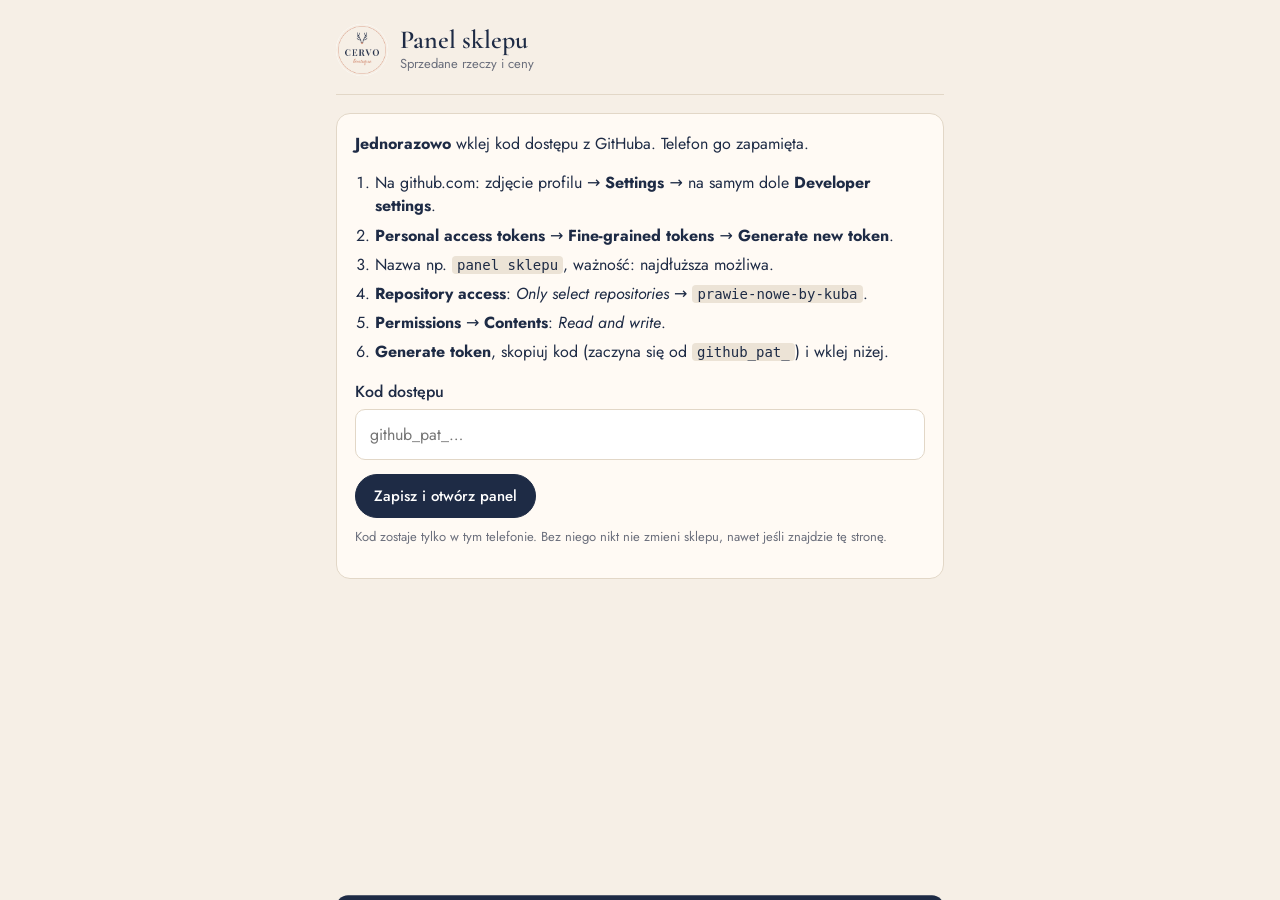
<file: strona/admin.html>
<!doctype html>
<html lang="pl">
<head>
<meta charset="utf-8">
<meta name="viewport" content="width=device-width, initial-scale=1, viewport-fit=cover">
<meta name="robots" content="noindex, nofollow">
<title>Panel – CERVO boutique</title>
<link rel="icon" href="favicon-32.png">
<link rel="apple-touch-icon" href="img/brand/apple-touch-icon.png">
<link rel="preconnect" href="https://fonts.googleapis.com">
<link rel="preconnect" href="https://fonts.gstatic.com" crossorigin>
<link href="https://fonts.googleapis.com/css2?family=Cormorant+Garamond:wght@500;600&family=Jost:wght@400;500;600&display=swap" rel="stylesheet">
<style>
  :root { --ink:#1e2b45; --paper:#f6efe6; --sand:#ece3d6; --card:#fffaf4; --terra:#c8694a; --terra-text:#a9533a; --muted:#6b6f7c; --ok:#3d7a55; --line:#e2d7c7; }
  * { box-sizing:border-box; }
  body { margin:0; background:var(--paper); color:var(--ink); font:16px/1.45 Jost, system-ui, sans-serif; -webkit-font-smoothing:antialiased; }
  .wrap { max-width:640px; margin:0 auto; padding:16px 16px 80px; }
  header { display:flex; align-items:center; gap:12px; padding:8px 0 18px; border-bottom:1px solid var(--line); margin-bottom:18px; }
  header img { width:52px; height:52px; border-radius:50%; background:#fff; }
  header h1 { font:600 26px/1.1 'Cormorant Garamond', serif; margin:0; }
  header small { display:block; color:var(--muted); font-size:13px; }
  header .out { margin-left:auto; background:none; border:0; color:var(--muted); font:inherit; font-size:13px; text-decoration:underline; cursor:pointer; }
  h2 { font:600 22px/1.2 'Cormorant Garamond', serif; margin:26px 0 10px; }
  h2 span { font:500 14px Jost, sans-serif; color:var(--muted); }
  .box { background:var(--card); border:1px solid var(--line); border-radius:14px; padding:18px; }
  ol { padding-left:20px; margin:8px 0 16px; } li { margin:6px 0; }
  code { background:var(--sand); padding:1px 5px; border-radius:4px; font-size:14px; }
  label { font-weight:500; display:block; margin-bottom:6px; }
  input[type=password], input[type=text] { width:100%; padding:13px 14px; border:1px solid var(--line); border-radius:10px; font:inherit; background:#fff; color:var(--ink); }
  .btn { display:inline-flex; align-items:center; justify-content:center; gap:6px; min-height:44px; padding:0 18px; border-radius:999px; border:1px solid var(--ink); background:var(--ink); color:#fff; font:500 15px Jost, sans-serif; cursor:pointer; }
  .btn--ghost { background:transparent; color:var(--ink); }
  .btn--terra { background:var(--terra); border-color:var(--terra); }
  .btn:disabled { opacity:.5; cursor:default; }
  .row { display:flex; gap:12px; align-items:center; background:var(--card); border:1px solid var(--line); border-radius:14px; padding:10px; margin-bottom:10px; }
  .row img { width:64px; height:80px; object-fit:cover; border-radius:8px; background:var(--sand); flex:0 0 auto; }
  .row .info { flex:1; min-width:0; }
  .row .kod { font-weight:600; letter-spacing:.04em; }
  .row .t { white-space:nowrap; overflow:hidden; text-overflow:ellipsis; font-size:14px; }
  .row .m { color:var(--muted); font-size:13px; }
  .row .act { display:flex; flex-direction:column; gap:6px; align-items:flex-end; flex:0 0 auto; }
  .row { flex-wrap:wrap; }
  .row .was { text-decoration:line-through; margin-right:4px; white-space:nowrap; }
  .row .now, .row .off { white-space:nowrap; display:inline-block; }
  .row .now { color:var(--terra-text); font-weight:600; }
  .row .off { background:var(--terra); color:#fff; font-size:11px; font-weight:600; padding:1px 6px; border-radius:6px; margin-left:4px; }
  .edit { flex-basis:100%; border-top:1px solid var(--line); padding-top:12px; margin-top:2px; }
  .edit .line { display:flex; gap:8px; align-items:center; flex-wrap:wrap; }
  .edit input { width:110px; padding:10px 12px; border:1px solid var(--line); border-radius:10px; font:inherit; font-size:18px; background:#fff; color:var(--ink); }
  .edit .prev { color:var(--muted); font-size:13px; margin:8px 0 0; }
  .btn--sm { min-height:38px; padding:0 14px; font-size:14px; }
  .row.sold { opacity:.75; }
  .row.sold img { filter:grayscale(1); }
  .confirm { font-size:13px; color:var(--terra-text); font-weight:500; }
  .msg { position:fixed; left:16px; right:16px; bottom:16px; max-width:608px; margin:0 auto; background:var(--ink); color:#fff; padding:14px 16px; border-radius:12px; font-size:15px; transform:translateY(140%); transition:transform .25s; z-index:5; }
  .msg.on { transform:none; }
  .msg.err { background:#8c2f22; }
  .empty { color:var(--muted); font-size:14px; padding:6px 2px; }
  .hint { color:var(--muted); font-size:13px; margin-top:10px; }
</style>
</head>
<body>
<div class="wrap">
  <header>
    <img src="img/brand/logo-320.png" alt="">
    <div><h1>Panel sklepu</h1><small>Sprzedane rzeczy i ceny</small></div>
    <button class="out" id="logout" hidden>Wyloguj</button>
  </header>

  <!-- Pierwsze uruchomienie: kod dostępu do GitHuba -->
  <section id="setup" hidden>
    <div class="box">
      <p style="margin-top:0"><b>Jednorazowo</b> wklej kod dostępu z GitHuba. Telefon go zapamięta.</p>
      <ol>
        <li>Na github.com: zdjęcie profilu → <b>Settings</b> → na samym dole <b>Developer settings</b>.</li>
        <li><b>Personal access tokens</b> → <b>Fine-grained tokens</b> → <b>Generate new token</b>.</li>
        <li>Nazwa np. <code>panel sklepu</code>, ważność: najdłuższa możliwa.</li>
        <li><b>Repository access</b>: <i>Only select repositories</i> → <code>prawie-nowe-by-kuba</code>.</li>
        <li><b>Permissions</b> → <b>Contents</b>: <i>Read and write</i>.</li>
        <li><b>Generate token</b>, skopiuj kod (zaczyna się od <code>github_pat_</code>) i wklej niżej.</li>
      </ol>
      <label for="tok">Kod dostępu</label>
      <input id="tok" type="password" autocomplete="off" placeholder="github_pat_…">
      <p style="margin:14px 0 0"><button class="btn" id="saveTok">Zapisz i otwórz panel</button></p>
      <p class="hint">Kod zostaje tylko w tym telefonie. Bez niego nikt nie zmieni sklepu, nawet jeśli znajdzie tę stronę.</p>
    </div>
  </section>

  <section id="panel" hidden>
    <h2>W sprzedaży <span id="cntA"></span></h2>
    <div id="listA"></div>
    <h2>Sprzedane <span id="cntS"></span></h2>
    <div id="listS"></div>
    <p class="hint">Po każdej zmianie strona sklepu odświeża się sama w ok. 1–2 minuty. Sprzedana rzecz znika z oferty, a przyciskiem „Przywróć” wraca. Niższa cena działa jak rabat: stara cena jest przekreślona, a przy rzeczy pojawia się procent zniżki.</p>
  </section>

  <p id="loading" class="empty">Ładowanie…</p>
</div>
<div class="msg" id="msg" role="status"></div>

<script>
(function () {
  'use strict';
  var REPO = 'KubiX16X/prawie-nowe-by-kuba', BRANCH = 'sklep', PATH = 'strona/produkty.js';
  var API = 'https://api.github.com/repos/' + REPO + '/contents/' + PATH;
  var KEY = 'pn_admin_token';
  var token = null, sha = null, src = '', items = [], busy = false, pending = null, editing = null;

  function $(s) { return document.querySelector(s); }
  function esc(s) { return String(s == null ? '' : s).replace(/[&<>"']/g, function (c) { return { '&': '&amp;', '<': '&lt;', '>': '&gt;', '"': '&quot;', "'": '&#39;' }[c]; }); }
  function getTok() { try { return localStorage.getItem(KEY); } catch (e) { return token; } }
  function setTok(v) { token = v; try { v ? localStorage.setItem(KEY, v) : localStorage.removeItem(KEY); } catch (e) {} }
  var msgT;
  function say(t, err) {
    var m = $('#msg'); m.textContent = t; m.className = 'msg on' + (err ? ' err' : '');
    clearTimeout(msgT); msgT = setTimeout(function () { m.className = 'msg' + (err ? ' err' : ''); }, err ? 7000 : 4000);
  }
  function b64dec(b) { var bin = atob(b.replace(/\s/g, '')), u = new Uint8Array(bin.length); for (var i = 0; i < bin.length; i++) u[i] = bin.charCodeAt(i); return new TextDecoder().decode(u); }
  function b64enc(s) { var u = new TextEncoder().encode(s), bin = ''; for (var i = 0; i < u.length; i += 8192) bin += String.fromCharCode.apply(null, u.subarray(i, i + 8192)); return btoa(bin); }
  function headers() { return { 'Authorization': 'Bearer ' + token, 'Accept': 'application/vnd.github+json' }; }

  function show(which) {
    $('#setup').hidden = which !== 'setup'; $('#panel').hidden = which !== 'panel';
    $('#loading').hidden = which !== 'loading'; $('#logout').hidden = which === 'setup';
  }

  function load() {
    show('loading');
    return fetch(API + '?ref=' + BRANCH + '&t=' + Date.now(), { headers: headers(), cache: 'no-store' })
      .then(function (r) {
        if (r.status === 401 || r.status === 403 || r.status === 404) throw { auth: true, status: r.status };
        if (!r.ok) throw { status: r.status };
        return r.json();
      })
      .then(function (j) {
        sha = j.sha; src = b64dec(j.content);
        var w = {}; new Function('window', src)(w);
        items = (w.PRODUKTY || []).slice().sort(function (a, b) { return parseInt(a.kod.replace(/\D/g, ''), 10) - parseInt(b.kod.replace(/\D/g, ''), 10); });
        render(); show('panel');
      })
      .catch(function (e) {
        if (e && e.auth) { setTok(null); show('setup'); say('Kod dostępu nie działa (wygasł albo brak uprawnień). Wklej nowy.', true); }
        else { show('panel'); say('Nie udało się wczytać rzeczy. Sprawdź internet i odśwież stronę.', true); }
      });
  }

  function promo(p) { return p.cenaPrzed > p.cena; }
  function rowHTML(p) {
    var s = !!p.sprzedane, k = esc(p.kod);
    var act = pending === p.kod
      ? '<span class="confirm">' + (s ? 'Przywrócić?' : 'Sprzedane?') + '</span><span style="display:flex;gap:6px"><button class="btn btn--ghost" data-no>Nie</button><button class="btn ' + (s ? '' : 'btn--terra') + '" data-yes="' + k + '">Tak</button></span>'
      : '<button class="btn ' + (s ? 'btn--ghost' : 'btn--terra') + '" data-ask="' + k + '">' + (s ? 'Przywróć' : 'Sprzedane') + '</button>' +
        (s ? '' : '<button class="btn btn--ghost btn--sm" data-price="' + k + '">Cena</button>');
    var price = promo(p)
      ? '<span class="was">' + p.cenaPrzed + ' zł</span><span class="now">' + p.cena + ' zł</span><span class="off">−' + Math.round((1 - p.cena / p.cenaPrzed) * 100) + '%</span>'
      : esc(p.cena) + ' zł';
    var edit = editing === p.kod
      ? '<div class="edit"><label for="np">Nowa cena (zł)</label><div class="line">' +
          '<input id="np" type="number" inputmode="numeric" min="1" step="1" value="' + p.cena + '">' +
          '<button class="btn btn--sm" data-saveprice="' + k + '">Zapisz</button>' +
          '<button class="btn btn--ghost btn--sm" data-cancel>Anuluj</button></div>' +
          (promo(p)
            ? '<p class="prev">Rabat trwa, przekreślona cena: ' + p.cenaPrzed + ' zł. <button class="btn btn--ghost btn--sm" data-endpromo="' + k + '" style="margin-top:6px">Koniec rabatu (wraca ' + p.cenaPrzed + ' zł)</button></p>'
            : '<p class="prev">Wpisz niższą cenę, a obecne ' + p.cena + ' zł będzie przekreślone.</p>') +
        '</div>'
      : '';
    return '<div class="row' + (s ? ' sold' : '') + '">' +
      '<img src="img/' + esc(p.folder) + '/thumb.jpg" alt="" loading="lazy" onerror="this.src=\'img/' + esc(p.folder) + '/01.jpg\'">' +
      '<div class="info"><div class="kod">' + k + '</div><div class="t">' + esc(p.marka) + ' · ' + esc(p.tytul) + '</div>' +
      '<div class="m">' + esc(p.rozmiar) + ' · ' + price + '</div></div>' +
      '<div class="act">' + act + '</div>' + edit + '</div>';
  }
  function render() {
    var a = items.filter(function (p) { return !p.sprzedane; }), s = items.filter(function (p) { return p.sprzedane; });
    $('#cntA').textContent = '(' + a.length + ')'; $('#cntS').textContent = '(' + s.length + ')';
    $('#listA').innerHTML = a.length ? a.map(rowHTML).join('') : '<p class="empty">Wszystko sprzedane.</p>';
    $('#listS').innerHTML = s.length ? s.map(rowHTML).join('') : '<p class="empty">Na razie nic.</p>';
  }

  // Zmienia tylko blok danej rzeczy w produkty.js (reszta pliku zostaje bez zmian)
  function patch(text, kod, fn) {
    var start = text.indexOf('kod: "' + kod + '"');
    if (start < 0) return null;
    var next = text.indexOf('kod: "', start + 6); if (next < 0) next = text.length;
    var nb = fn(text.slice(start, next));
    return nb ? text.slice(0, start) + nb + text.slice(next) : null;
  }
  function soldFn(val) {
    return function (b) { return /sprzedane:\s*(true|false)/.test(b) ? b.replace(/sprzedane:\s*(true|false)/, 'sprzedane: ' + val) : null; };
  }
  function priceFn(c) {
    return function (b) {
      var m = /\n([ \t]*)cena:\s*[\d.]+,?/.exec(b); if (!m) return null;
      b = b.replace(/\n[ \t]*cenaPrzed:[^\n]*/g, '').replace(/\n[ \t]*historiaCen:[^\n]*/g, '');
      m = /\n([ \t]*)cena:\s*[\d.]+,?/.exec(b);
      var ind = m[1], ins = '\n' + ind + 'cena: ' + c.cena + ',' +
        (c.cenaPrzed ? '\n' + ind + 'cenaPrzed: ' + c.cenaPrzed + ',' : '') +
        '\n' + ind + 'historiaCen: ' + JSON.stringify(c.historiaCen) + ',';
      return b.slice(0, m.index) + ins + b.slice(m.index + m[0].length);
    };
  }

  /* Rabat zgodny z prawem: przekreślona cena = najniższa cena z 30 dni przed obniżką.
     Kolejna obniżka w trakcie rabatu zostawia tę samą przekreśloną cenę. */
  function today() { var d = new Date(); return d.getFullYear() + '-' + ('0' + (d.getMonth() + 1)).slice(-2) + '-' + ('0' + d.getDate()).slice(-2); }
  function lowest30(hist, cur) {
    var from = new Date(Date.now() - 30 * 864e5).toISOString().slice(0, 10), min = cur;
    hist.forEach(function (h, i) {
      var end = hist[i + 1] ? hist[i + 1][0] : '9999';
      if (end > from && h[1] < min) min = h[1];
    });
    return min;
  }
  function newPrice(p, nowa) {
    var t = today(), hist = (p.historiaCen || []).slice(), przed = null;
    if (!hist.length) hist.push(['2000-01-01', p.cena]);
    if (nowa < p.cena) przed = promo(p) ? p.cenaPrzed : lowest30(hist, p.cena);
    else if (promo(p) && nowa < p.cenaPrzed) przed = p.cenaPrzed;
    if (przed !== null && przed <= nowa) przed = null;
    if (hist[hist.length - 1][0] === t) hist[hist.length - 1] = [t, nowa]; else hist.push([t, nowa]);
    if (hist.length > 12) hist = hist.slice(-12);
    return { cena: nowa, cenaPrzed: przed, historiaCen: hist };
  }

  function commit(kod, change, retry) {
    var p = items.filter(function (x) { return x.kod === kod; })[0];
    var isPrice = change.type === 'price', c = isPrice ? newPrice(p, change.cena) : null;
    var text = patch(src, kod, isPrice ? priceFn(c) : soldFn(change.val));
    if (!text) { say('Nie znalazłem ' + kod + ' w danych sklepu.', true); return Promise.resolve(); }
    var what = isPrice ? 'Cena ' + kod + ': ' + p.cena + ' → ' + c.cena + ' zł' + (c.cenaPrzed ? ' (rabat, przekreślone ' + c.cenaPrzed + ' zł)' : '')
      : (change.val ? 'Sprzedane: ' : 'Przywrócone: ') + kod;
    var body = { message: what + ' (' + p.marka + ' ' + p.tytul + ')', content: b64enc(text), sha: sha, branch: BRANCH };
    return fetch(API, { method: 'PUT', headers: headers(), body: JSON.stringify(body) })
      .then(function (r) {
        if (r.status === 409 && !retry) {   // ktoś zmienił plik w międzyczasie: wczytaj świeży i spróbuj raz jeszcze
          return fetch(API + '?ref=' + BRANCH + '&t=' + Date.now(), { headers: headers(), cache: 'no-store' })
            .then(function (r2) { return r2.json(); })
            .then(function (j) { sha = j.sha; src = b64dec(j.content); return commit(kod, change, true); });
        }
        if (r.status === 401 || r.status === 403) throw { auth: true };
        if (!r.ok) throw { status: r.status };
        return r.json().then(function (j) {
          sha = j.content.sha; src = text;
          if (isPrice) {
            p.cena = c.cena; p.cenaPrzed = c.cenaPrzed || undefined; p.historiaCen = c.historiaCen;
            say(kod + ': nowa cena ' + c.cena + ' zł' + (c.cenaPrzed ? ', przekreślone ' + c.cenaPrzed + ' zł' : '') + '. Na stronie za ok. 1–2 min.');
          } else {
            p.sprzedane = change.val;
            say(change.val ? kod + ' oznaczone jako sprzedane. Zniknie ze sklepu za ok. 1–2 min.' : kod + ' wraca do sklepu za ok. 1–2 min.');
          }
        });
      })
      .catch(function (e) {
        if (e && e.auth) say('Kod dostępu nie ma uprawnień do zapisu. Ustaw „Contents: Read and write”.', true);
        else say('Nie udało się zapisać. Spróbuj jeszcze raz.', true);
      });
  }

  document.addEventListener('click', function (e) {
    var t = e.target.closest('button'); if (!t || busy) return;
    function item(k) { return items.filter(function (x) { return x.kod === k; })[0]; }
    function run(kod, change) {
      busy = true; t.disabled = true; t.textContent = 'Zapisuję…';
      commit(kod, change).then(function () { busy = false; pending = null; editing = null; render(); });
    }
    if (t.hasAttribute('data-ask')) { pending = t.getAttribute('data-ask'); editing = null; render(); }
    else if (t.hasAttribute('data-no')) { pending = null; render(); }
    else if (t.hasAttribute('data-yes')) { var k1 = t.getAttribute('data-yes'); run(k1, { type: 'sold', val: !item(k1).sprzedane }); }
    else if (t.hasAttribute('data-price')) {
      editing = editing === t.getAttribute('data-price') ? null : t.getAttribute('data-price'); pending = null; render();
      var inp = $('#np'); if (inp) { inp.focus(); inp.select(); }
    }
    else if (t.hasAttribute('data-cancel')) { editing = null; render(); }
    else if (t.hasAttribute('data-saveprice')) {
      var k2 = t.getAttribute('data-saveprice'), v = Math.round(Number($('#np').value));
      if (!(v >= 1 && v <= 100000)) { say('Wpisz cenę w złotych, np. 49.', true); return; }
      if (v === item(k2).cena) { editing = null; render(); return; }
      run(k2, { type: 'price', cena: v });
    }
    else if (t.hasAttribute('data-endpromo')) { var k3 = t.getAttribute('data-endpromo'); run(k3, { type: 'price', cena: item(k3).cenaPrzed }); }
  });
  document.addEventListener('keydown', function (e) {
    if (e.key === 'Enter' && e.target.id === 'np') { var b = document.querySelector('[data-saveprice]'); if (b) b.click(); }
  });
  $('#saveTok').addEventListener('click', function () {
    var v = $('#tok').value.trim();
    if (!v) { say('Wklej kod dostępu.', true); return; }
    setTok(v); $('#tok').value = ''; load();
  });
  $('#logout').addEventListener('click', function () { setTok(null); show('setup'); });

  token = getTok();
  if (token) load(); else show('setup');
})();
</script>
</body>
</html>
</file>
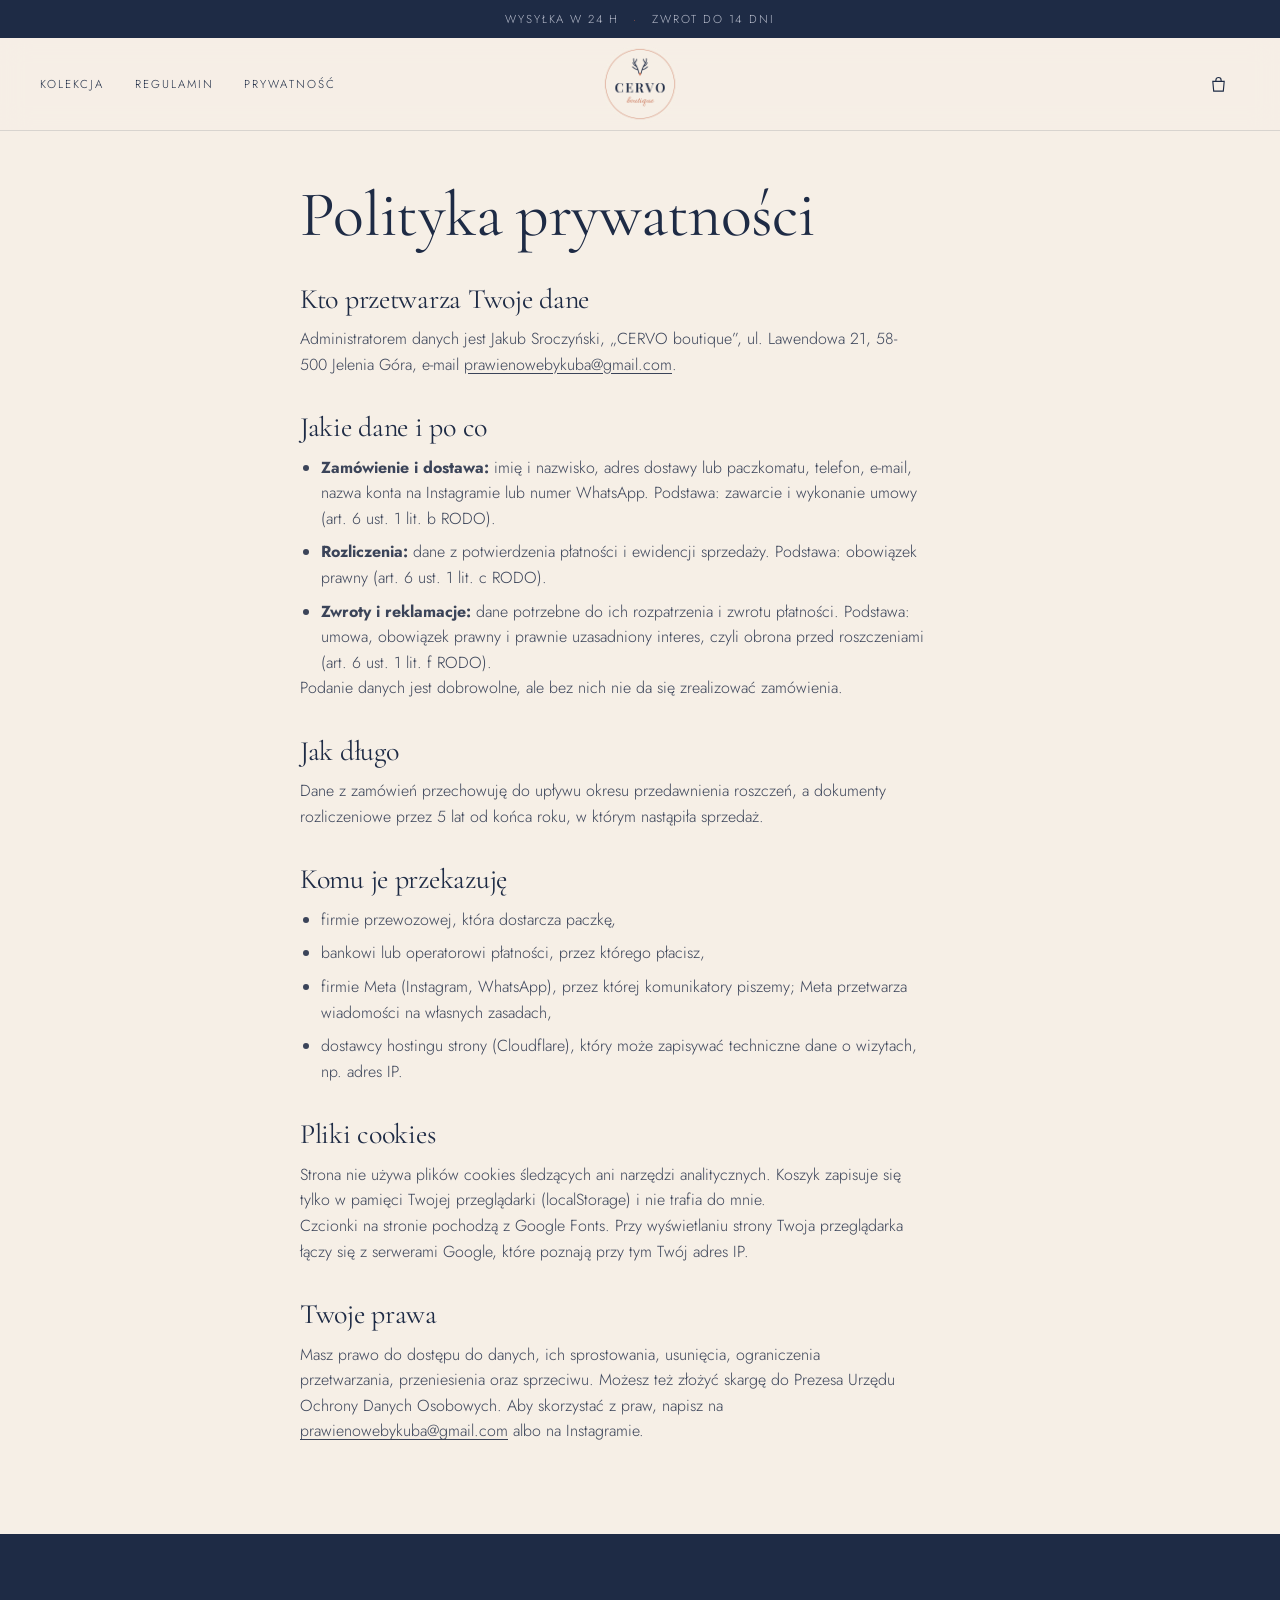
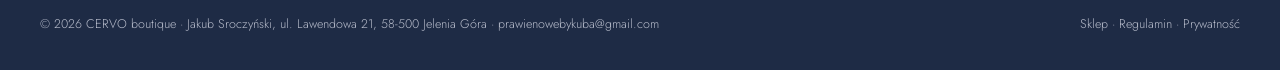
<file: strona/prywatnosc.html>
<!doctype html>
<html lang="pl">
<head>
<meta charset="utf-8">
<meta name="viewport" content="width=device-width, initial-scale=1, viewport-fit=cover">
<title>Prywatność – CERVO boutique</title>
<meta name="theme-color" content="#1e2b45">
<link rel="icon" href="favicon.ico" sizes="any">
<link rel="icon" type="image/png" sizes="32x32" href="favicon-32.png">
<link rel="apple-touch-icon" href="img/brand/apple-touch-icon.png">
<link rel="preconnect" href="https://fonts.googleapis.com">
<link rel="preconnect" href="https://fonts.gstatic.com" crossorigin>
<link href="https://fonts.googleapis.com/css2?family=Cormorant+Garamond:ital,wght@0,400;0,500;1,400;1,500&family=Jost:wght@300;400;500&display=swap" rel="stylesheet">
<link rel="stylesheet" href="style.css">
</head>
<body>
<div class="topbar"><span>Wysyłka w 24 h</span><span class="sep opt">·</span><span class="opt">Zwrot do 14 dni</span></div>
<header class="header header--doc">
  <div class="header__in">
    <nav class="nav nav--doc" aria-label="Nawigacja"><a href="index.html#/kolekcja">Kolekcja</a><a href="regulamin.html">Regulamin</a><a href="prywatnosc.html">Prywatność</a></nav>
    <a href="index.html" class="logo" aria-label="CERVO boutique – strona główna"><img src="img/brand/logo-320.png" alt="CERVO boutique" width="320" height="320"></a>
    <div class="tools"><a class="tool" href="index.html#/kolekcja" aria-label="Wróć do sklepu"><svg viewBox="0 0 24 24" width="21" height="21" fill="none" stroke="currentColor" stroke-width="1.3"><path d="M5.5 8.5h13l-1 11h-11z"/><path d="M9 8.5V7a3 3 0 0 1 6 0v1.5"/></svg></a></div>
  </div>
</header>

<main class="wrap doc">
  <h1>Polityka prywatności</h1>

  <h2>Kto przetwarza Twoje dane</h2>
  <p>Administratorem danych jest Jakub Sroczyński, „CERVO boutique”, ul. Lawendowa 21, 58-500 Jelenia Góra, e-mail <a href="mailto:prawienowebykuba@gmail.com">prawienowebykuba@gmail.com</a>.</p>

  <h2>Jakie dane i po co</h2>
  <ul>
    <li><b>Zamówienie i dostawa:</b> imię i nazwisko, adres dostawy lub paczkomatu, telefon, e-mail, nazwa konta na Instagramie lub numer WhatsApp. Podstawa: zawarcie i wykonanie umowy (art. 6 ust. 1 lit. b RODO).</li>
    <li><b>Rozliczenia:</b> dane z potwierdzenia płatności i ewidencji sprzedaży. Podstawa: obowiązek prawny (art. 6 ust. 1 lit. c RODO).</li>
    <li><b>Zwroty i reklamacje:</b> dane potrzebne do ich rozpatrzenia i zwrotu płatności. Podstawa: umowa, obowiązek prawny i prawnie uzasadniony interes, czyli obrona przed roszczeniami (art. 6 ust. 1 lit. f RODO).</li>
  </ul>
  <p>Podanie danych jest dobrowolne, ale bez nich nie da się zrealizować zamówienia.</p>

  <h2>Jak długo</h2>
  <p>Dane z zamówień przechowuję do upływu okresu przedawnienia roszczeń, a dokumenty rozliczeniowe przez 5 lat od końca roku, w którym nastąpiła sprzedaż.</p>

  <h2>Komu je przekazuję</h2>
  <ul>
    <li>firmie przewozowej, która dostarcza paczkę,</li>
    <li>bankowi lub operatorowi płatności, przez którego płacisz,</li>
    <li>firmie Meta (Instagram, WhatsApp), przez której komunikatory piszemy; Meta przetwarza wiadomości na własnych zasadach,</li>
    <li>dostawcy hostingu strony (Cloudflare), który może zapisywać techniczne dane o wizytach, np. adres IP.</li>
  </ul>

  <h2>Pliki cookies</h2>
  <p>Strona nie używa plików cookies śledzących ani narzędzi analitycznych. Koszyk zapisuje się tylko w pamięci Twojej przeglądarki (localStorage) i nie trafia do mnie.</p>
  <p>Czcionki na stronie pochodzą z Google Fonts. Przy wyświetlaniu strony Twoja przeglądarka łączy się z serwerami Google, które poznają przy tym Twój adres IP.</p>

  <h2>Twoje prawa</h2>
  <p>Masz prawo do dostępu do danych, ich sprostowania, usunięcia, ograniczenia przetwarzania, przeniesienia oraz sprzeciwu. Możesz też złożyć skargę do Prezesa Urzędu Ochrony Danych Osobowych. Aby skorzystać z praw, napisz na <a href="mailto:prawienowebykuba@gmail.com">prawienowebykuba@gmail.com</a> albo na Instagramie.</p>
</main>

<footer class="footer">
  <div class="wrap footer__bottom" style="margin-top:0;border-top:0;padding-top:0">
    <span>© 2026 CERVO boutique · Jakub Sroczyński, ul. Lawendowa 21, 58-500 Jelenia Góra · prawienowebykuba@gmail.com</span>
    <span><a href="index.html">Sklep</a> · <a href="regulamin.html">Regulamin</a> · <a href="prywatnosc.html">Prywatność</a></span>
  </div>
</footer>
</body>
</html>
</file>
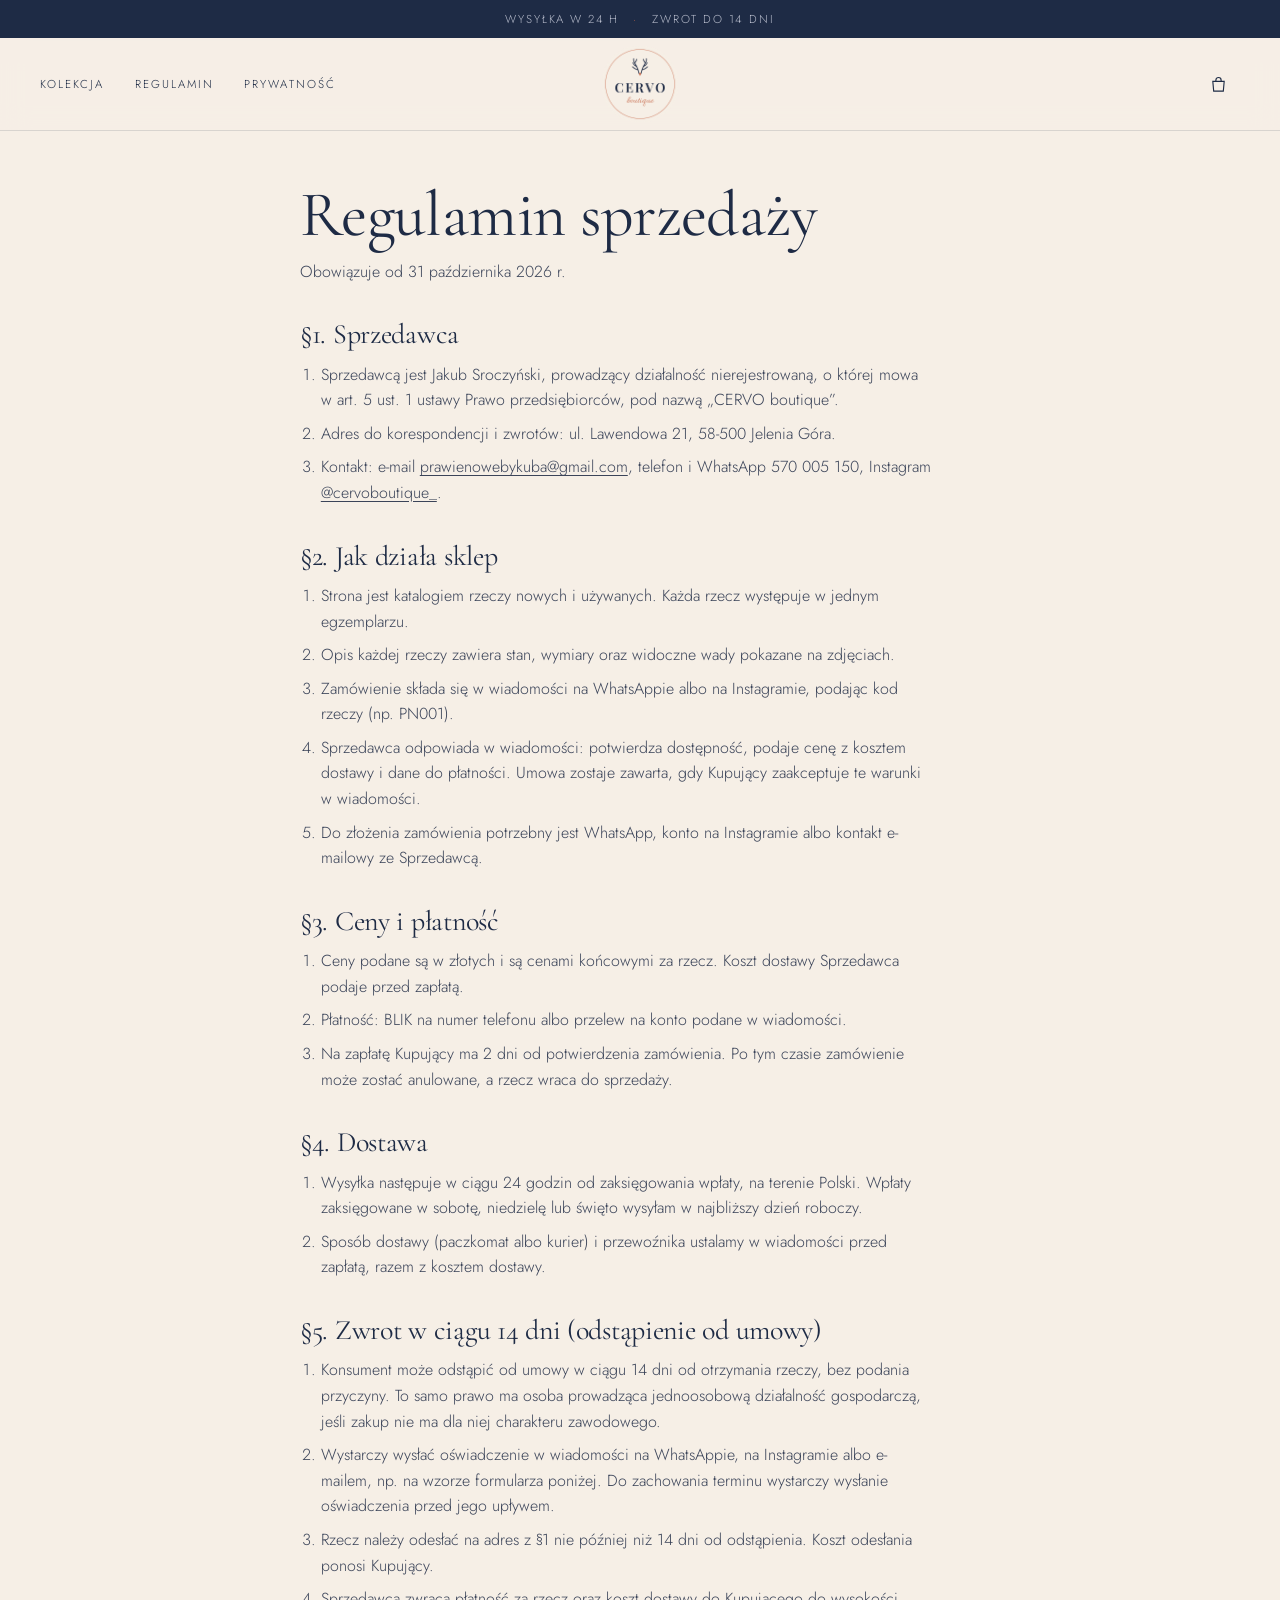
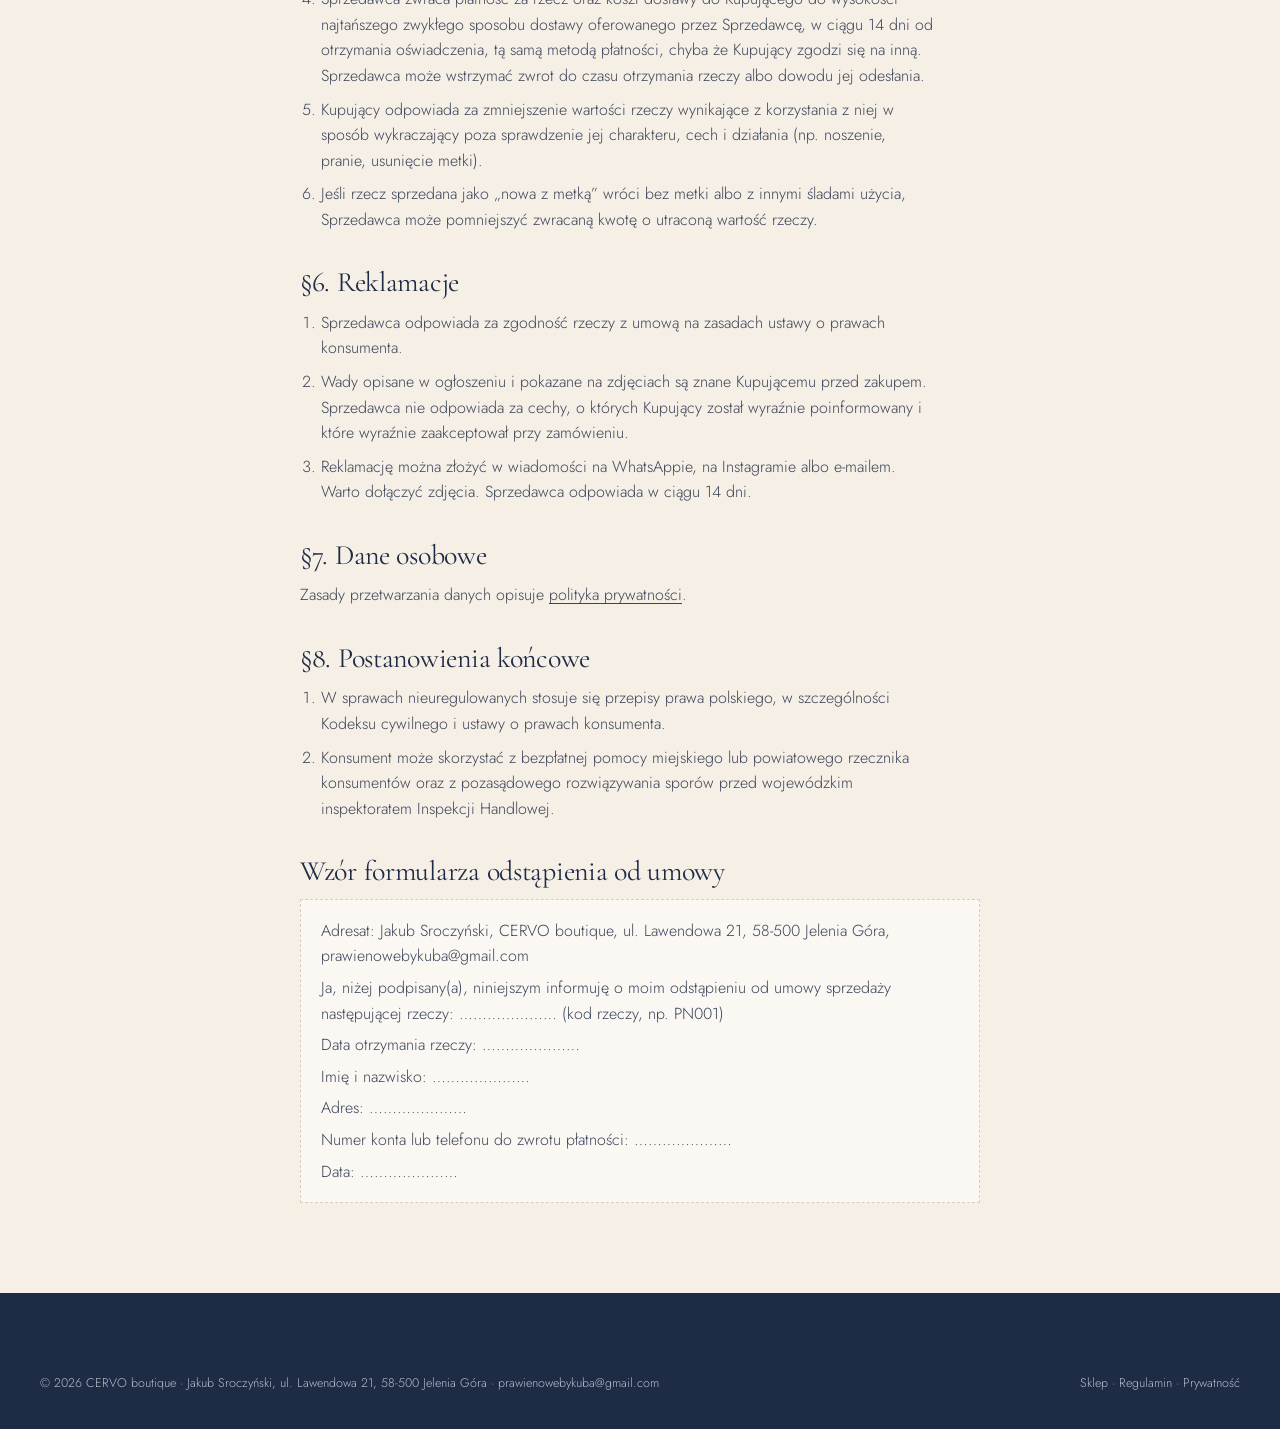
<file: strona/regulamin.html>
<!doctype html>
<html lang="pl">
<head>
<meta charset="utf-8">
<meta name="viewport" content="width=device-width, initial-scale=1, viewport-fit=cover">
<title>Regulamin – CERVO boutique</title>
<meta name="theme-color" content="#1e2b45">
<link rel="icon" href="favicon.ico" sizes="any">
<link rel="icon" type="image/png" sizes="32x32" href="favicon-32.png">
<link rel="apple-touch-icon" href="img/brand/apple-touch-icon.png">
<link rel="preconnect" href="https://fonts.googleapis.com">
<link rel="preconnect" href="https://fonts.gstatic.com" crossorigin>
<link href="https://fonts.googleapis.com/css2?family=Cormorant+Garamond:ital,wght@0,400;0,500;1,400;1,500&family=Jost:wght@300;400;500&display=swap" rel="stylesheet">
<link rel="stylesheet" href="style.css">
</head>
<body>
<div class="topbar"><span>Wysyłka w 24 h</span><span class="sep opt">·</span><span class="opt">Zwrot do 14 dni</span></div>
<header class="header header--doc">
  <div class="header__in">
    <nav class="nav nav--doc" aria-label="Nawigacja"><a href="index.html#/kolekcja">Kolekcja</a><a href="regulamin.html">Regulamin</a><a href="prywatnosc.html">Prywatność</a></nav>
    <a href="index.html" class="logo" aria-label="CERVO boutique – strona główna"><img src="img/brand/logo-320.png" alt="CERVO boutique" width="320" height="320"></a>
    <div class="tools"><a class="tool" href="index.html#/kolekcja" aria-label="Wróć do sklepu"><svg viewBox="0 0 24 24" width="21" height="21" fill="none" stroke="currentColor" stroke-width="1.3"><path d="M5.5 8.5h13l-1 11h-11z"/><path d="M9 8.5V7a3 3 0 0 1 6 0v1.5"/></svg></a></div>
  </div>
</header>

<main class="wrap doc">
  <h1>Regulamin sprzedaży</h1>
  <p>Obowiązuje od 31 października 2026 r.</p>

  <h2>§1. Sprzedawca</h2>
  <ol>
    <li>Sprzedawcą jest Jakub Sroczyński, prowadzący działalność nierejestrowaną, o której mowa w art. 5 ust. 1 ustawy Prawo przedsiębiorców, pod nazwą „CERVO boutique”.</li>
    <li>Adres do korespondencji i zwrotów: ul. Lawendowa 21, 58-500 Jelenia Góra.</li>
    <li>Kontakt: e-mail <a href="mailto:prawienowebykuba@gmail.com">prawienowebykuba@gmail.com</a>, telefon i WhatsApp 570 005 150, Instagram <a href="https://www.instagram.com/cervoboutique_/" target="_blank" rel="noopener">@cervoboutique_</a>.</li>
  </ol>

  <h2>§2. Jak działa sklep</h2>
  <ol>
    <li>Strona jest katalogiem rzeczy nowych i używanych. Każda rzecz występuje w jednym egzemplarzu.</li>
    <li>Opis każdej rzeczy zawiera stan, wymiary oraz widoczne wady pokazane na zdjęciach.</li>
    <li>Zamówienie składa się w wiadomości na WhatsAppie albo na Instagramie, podając kod rzeczy (np. PN001).</li>
    <li>Sprzedawca odpowiada w wiadomości: potwierdza dostępność, podaje cenę z kosztem dostawy i dane do płatności. Umowa zostaje zawarta, gdy Kupujący zaakceptuje te warunki w wiadomości.</li>
    <li>Do złożenia zamówienia potrzebny jest WhatsApp, konto na Instagramie albo kontakt e-mailowy ze Sprzedawcą.</li>
  </ol>

  <h2>§3. Ceny i płatność</h2>
  <ol>
    <li>Ceny podane są w złotych i są cenami końcowymi za rzecz. Koszt dostawy Sprzedawca podaje przed zapłatą.</li>
    <li>Płatność: BLIK na numer telefonu albo przelew na konto podane w wiadomości.</li>
    <li>Na zapłatę Kupujący ma 2 dni od potwierdzenia zamówienia. Po tym czasie zamówienie może zostać anulowane, a rzecz wraca do sprzedaży.</li>
  </ol>

  <h2>§4. Dostawa</h2>
  <ol>
    <li>Wysyłka następuje w ciągu 24 godzin od zaksięgowania wpłaty, na terenie Polski. Wpłaty zaksięgowane w sobotę, niedzielę lub święto wysyłam w najbliższy dzień roboczy.</li>
    <li>Sposób dostawy (paczkomat albo kurier) i przewoźnika ustalamy w wiadomości przed zapłatą, razem z kosztem dostawy.</li>
  </ol>

  <h2 id="zwroty">§5. Zwrot w ciągu 14 dni (odstąpienie od umowy)</h2>
  <ol>
    <li>Konsument może odstąpić od umowy w ciągu 14 dni od otrzymania rzeczy, bez podania przyczyny. To samo prawo ma osoba prowadząca jednoosobową działalność gospodarczą, jeśli zakup nie ma dla niej charakteru zawodowego.</li>
    <li>Wystarczy wysłać oświadczenie w wiadomości na WhatsAppie, na Instagramie albo e-mailem, np. na wzorze formularza poniżej. Do zachowania terminu wystarczy wysłanie oświadczenia przed jego upływem.</li>
    <li>Rzecz należy odesłać na adres z §1 nie później niż 14 dni od odstąpienia. Koszt odesłania ponosi Kupujący.</li>
    <li>Sprzedawca zwraca płatność za rzecz oraz koszt dostawy do Kupującego do wysokości najtańszego zwykłego sposobu dostawy oferowanego przez Sprzedawcę, w ciągu 14 dni od otrzymania oświadczenia, tą samą metodą płatności, chyba że Kupujący zgodzi się na inną. Sprzedawca może wstrzymać zwrot do czasu otrzymania rzeczy albo dowodu jej odesłania.</li>
    <li>Kupujący odpowiada za zmniejszenie wartości rzeczy wynikające z korzystania z niej w sposób wykraczający poza sprawdzenie jej charakteru, cech i działania (np. noszenie, pranie, usunięcie metki).</li>
    <li>Jeśli rzecz sprzedana jako „nowa z metką” wróci bez metki albo z innymi śladami użycia, Sprzedawca może pomniejszyć zwracaną kwotę o utraconą wartość rzeczy.</li>
  </ol>

  <h2>§6. Reklamacje</h2>
  <ol>
    <li>Sprzedawca odpowiada za zgodność rzeczy z umową na zasadach ustawy o prawach konsumenta.</li>
    <li>Wady opisane w ogłoszeniu i pokazane na zdjęciach są znane Kupującemu przed zakupem. Sprzedawca nie odpowiada za cechy, o których Kupujący został wyraźnie poinformowany i które wyraźnie zaakceptował przy zamówieniu.</li>
    <li>Reklamację można złożyć w wiadomości na WhatsAppie, na Instagramie albo e-mailem. Warto dołączyć zdjęcia. Sprzedawca odpowiada w ciągu 14 dni.</li>
  </ol>

  <h2>§7. Dane osobowe</h2>
  <p>Zasady przetwarzania danych opisuje <a href="prywatnosc.html">polityka prywatności</a>.</p>

  <h2>§8. Postanowienia końcowe</h2>
  <ol>
    <li>W sprawach nieuregulowanych stosuje się przepisy prawa polskiego, w szczególności Kodeksu cywilnego i ustawy o prawach konsumenta.</li>
    <li>Konsument może skorzystać z bezpłatnej pomocy miejskiego lub powiatowego rzecznika konsumentów oraz z pozasądowego rozwiązywania sporów przed wojewódzkim inspektoratem Inspekcji Handlowej.</li>
  </ol>

  <h2>Wzór formularza odstąpienia od umowy</h2>
  <div class="form">
    <p>Adresat: Jakub Sroczyński, CERVO boutique, ul. Lawendowa 21, 58-500 Jelenia Góra, prawienowebykuba@gmail.com</p>
    <p>Ja, niżej podpisany(a), niniejszym informuję o moim odstąpieniu od umowy sprzedaży następującej rzeczy: ………………… (kod rzeczy, np. PN001)</p>
    <p>Data otrzymania rzeczy: …………………</p>
    <p>Imię i nazwisko: …………………</p>
    <p>Adres: …………………</p>
    <p>Numer konta lub telefonu do zwrotu płatności: …………………</p>
    <p>Data: …………………</p>
  </div>
</main>

<footer class="footer">
  <div class="wrap footer__bottom" style="margin-top:0;border-top:0;padding-top:0">
    <span>© 2026 CERVO boutique · Jakub Sroczyński, ul. Lawendowa 21, 58-500 Jelenia Góra · prawienowebykuba@gmail.com</span>
    <span><a href="index.html">Sklep</a> · <a href="regulamin.html">Regulamin</a> · <a href="prywatnosc.html">Prywatność</a></span>
  </div>
</footer>
</body>
</html>
</file>
<file: strona/style.css>
/* CERVO boutique – styl na wzór ÉCRIN, w kolorach logo: granat, terakota, krem.
   Układ: pasek informacyjny, nagłówek z logo na środku, hero ze zdjęciami, siatka 4/5, granatowa stopka. */
:root{
  --ink:#1e2b45;          /* granat z logo */
  --paper:#f6efe6;        /* krem z logo */
  --sand:#ece3d6;
  --stone:#d9cdbb;
  --photo:#f1e9de;        /* tło zdjęć wyciętych z tła */
  --card:#fbf8f3;
  --line:rgba(30,43,69,.14);
  --terra:#c8694a;        /* terakota z logo */
  --terra-text:#a9533a;   /* terakota do małego tekstu (lepszy kontrast) */
  --muted:#5f6472;
  --on-ink:#f6efe6;
  --on-ink-muted:#b7bccb;
  --warn:#a9412f;
  --serif:'Cormorant Garamond','Cormorant',Georgia,serif;
  --sans:'Jost','Helvetica Neue',Arial,sans-serif;
  --max:1320px;--ease:cubic-bezier(.2,.7,.2,1);
  color-scheme:light;
}
*{box-sizing:border-box;margin:0;padding:0}
html{scroll-behavior:smooth;-webkit-text-size-adjust:100%}
body{font-family:var(--sans);font-weight:300;color:var(--ink);background:var(--paper);line-height:1.6;font-size:16px;-webkit-font-smoothing:antialiased;overflow-x:hidden}
img,svg{display:block;max-width:100%}
a{color:inherit;text-decoration:none}
button{font:inherit;color:inherit;background:none;border:0;cursor:pointer}
input,select{font:inherit;color:inherit}
::selection{background:var(--ink);color:var(--paper)}
:focus-visible{outline:2px solid var(--terra);outline-offset:3px}
.wrap{width:100%;max-width:var(--max);margin:0 auto;padding-left:max(40px,env(safe-area-inset-left,0px));padding-right:max(40px,env(safe-area-inset-right,0px))}

/* typografia */
h1,h2,h3{font-family:var(--serif);font-weight:400;letter-spacing:-.01em;line-height:1.05;text-wrap:balance}
h1{font-size:clamp(44px,5.6vw,84px)}
h2{font-size:clamp(34px,4.2vw,58px)}
h3{font-size:26px}
em{font-style:italic}
.eyebrow{font-size:11.5px;letter-spacing:.28em;text-transform:uppercase;color:var(--terra-text);font-weight:400;margin-bottom:20px}
.eyebrow--light{color:#e3a68f}
.lead{font-size:18px;color:var(--muted);max-width:480px}

/* przyciski */
.btn svg{flex-shrink:0}
.btn{display:inline-flex;align-items:center;justify-content:center;gap:10px;padding:17px 30px;font-size:12px;letter-spacing:.2em;text-transform:uppercase;font-weight:400;border:1px solid var(--ink);transition:.35s var(--ease);text-align:center}
.btn--dark{background:var(--ink);color:var(--paper)}
.btn--dark:hover{background:transparent;color:var(--ink)}
.btn--line:hover{background:var(--ink);color:var(--paper)}
.btn--terra{background:var(--terra);border-color:var(--terra);color:#fff}
.btn--terra:hover{background:transparent;color:var(--terra-text)}
.btn--light{background:var(--paper);color:var(--ink);border-color:var(--paper)}
.btn--light:hover{background:transparent;color:var(--paper)}
.btn--full{width:100%}
.btn[disabled]{opacity:.45;cursor:default;pointer-events:none}

/* pasek + nagłówek */
.topbar{background:var(--ink);color:var(--on-ink-muted);text-align:center;font-size:11.5px;letter-spacing:.16em;text-transform:uppercase;padding:10px 16px}
.topbar .sep{margin:0 14px;color:var(--terra)}
.header{position:sticky;top:env(safe-area-inset-top,0px);z-index:40;background:rgba(246,239,230,.94);backdrop-filter:blur(14px);-webkit-backdrop-filter:blur(14px);border-bottom:1px solid var(--line)}
body::before{content:"";position:fixed;inset:0 0 auto;height:env(safe-area-inset-top,0px);z-index:41;background:var(--paper)}
.header__in{max-width:var(--max);margin:0 auto;padding-left:max(40px,env(safe-area-inset-left,0px));padding-right:max(40px,env(safe-area-inset-right,0px));height:92px;display:grid;grid-template-columns:minmax(0,1fr) auto minmax(0,1fr);align-items:center}
.nav{display:flex;gap:30px;white-space:nowrap}
.nav a{font-size:11.5px;letter-spacing:.18em;text-transform:uppercase;position:relative;padding:6px 0}
.nav a::after{content:"";position:absolute;left:0;bottom:0;height:1px;width:100%;background:currentColor;transform:scaleX(0);transform-origin:left;transition:transform .4s var(--ease)}
.nav a:hover::after{transform:scaleX(1)}
.logo{display:block;width:76px;height:76px}
.logo img{width:100%;height:100%}
.tools{display:flex;justify-content:flex-end;gap:4px}
.tool{position:relative;width:44px;height:44px;display:grid;place-items:center}
.count{position:absolute;top:4px;right:2px;font-style:normal;font-size:10px;font-weight:500;background:var(--terra);color:#fff;min-width:17px;height:17px;border-radius:9px;display:grid;place-items:center;padding:0 4px}
.burger{display:none;width:44px;height:44px;position:relative}
.burger span{position:absolute;left:11px;right:11px;height:1px;background:var(--ink);transition:.35s var(--ease)}
.burger span:first-child{top:18px}.burger span:last-child{top:25px}
.burger[aria-expanded=true] span:first-child{top:21px;transform:rotate(45deg)}
.burger[aria-expanded=true] span:last-child{top:21px;transform:rotate(-45deg)}

/* hero */
.hero{background:var(--sand);border-bottom:1px solid var(--line)}
.hero__in{display:grid;grid-template-columns:1.05fr .95fr;gap:70px;align-items:center;padding-block:70px}
.hero h1 em{color:var(--terra)}
.hero .lead{margin-top:24px}
.hero__cta{display:flex;gap:14px;margin-top:34px;flex-wrap:wrap}
.hero__facts{display:flex;gap:28px;flex-wrap:wrap;margin-top:40px;padding-top:24px;border-top:1px solid var(--line);font-size:13px;color:var(--muted)}
.hero__facts b{display:block;font-family:var(--serif);font-weight:500;font-size:26px;color:var(--ink);line-height:1.1}
.stage{position:relative}
.reel{position:relative;aspect-ratio:4/5;max-width:100%;overflow:hidden;background:var(--photo)}
.slide{position:absolute;inset:0;opacity:0;transition:opacity 1.4s var(--ease)}
.slide.on{opacity:1}
.slide img{width:100%;height:100%;object-fit:cover;transform:scale(1);transition:transform 7s linear}
.slide.on img{transform:scale(1.06)}
.reel video{position:absolute;inset:0;width:100%;height:100%;object-fit:cover;opacity:0;transition:opacity 1s}
.stage.has-video .reel video{opacity:1}
.stage::after{content:"";position:absolute;inset:-14px 14px 14px -14px;border:1px solid var(--terra);z-index:-1;pointer-events:none}
.stage__cap{display:flex;justify-content:space-between;align-items:flex-end;gap:16px;margin-top:16px}
.cap{display:grid;gap:2px;text-align:left}
.cap small{font-size:10px;letter-spacing:.24em;text-transform:uppercase;color:var(--terra-text)}
.cap strong{font-family:var(--serif);font-weight:500;font-size:21px;line-height:1.15}
.cap em{font-style:normal;font-size:13.5px;color:var(--muted)}
.cap:hover strong{text-decoration:underline;text-underline-offset:4px}
.stage.has-video .cap{visibility:hidden}
.ctrl{display:flex;align-items:center;gap:14px}
.dots{display:flex;gap:6px}
.dots i{display:block;width:28px;height:2px;background:rgba(30,43,69,.18);position:relative;overflow:hidden}
.dots i::after{content:"";position:absolute;inset:0;background:var(--ink);transform:scaleX(0);transform-origin:left}
.dots i.done::after{transform:scaleX(1)}
.dots i.on::after{animation:fill var(--dur,4800ms) linear forwards}
.paused .dots i.on::after{animation-play-state:paused}
@keyframes fill{to{transform:scaleX(1)}}
.pause{width:38px;height:38px;border:1px solid var(--ink);border-radius:50%;display:flex;align-items:center;justify-content:center;gap:4px;transition:.3s;flex-shrink:0}
.pause i{width:2px;height:11px;background:currentColor}
.pause[aria-pressed=true] i:first-child{width:0;height:0;background:none;border-left:9px solid currentColor;border-top:6px solid transparent;border-bottom:6px solid transparent}
.pause[aria-pressed=true] i:last-child{display:none}
.pause:hover{background:var(--ink);color:var(--paper)}
.stage.has-video .dots,.stage.has-video .pause{display:none}

/* marki */
.brands{border-bottom:1px solid var(--line);overflow:hidden;background:var(--paper)}
.brands__track{display:flex;width:max-content;animation:slide 40s linear infinite}
.brands__row{display:flex;align-items:center;flex-shrink:0}
.brands__row span{font-family:var(--serif);font-size:26px;letter-spacing:.16em;text-transform:uppercase;padding:24px 0;opacity:.85;white-space:nowrap}
.brands__row i{width:5px;height:5px;background:var(--terra);transform:rotate(45deg);margin:0 44px;flex-shrink:0}
@keyframes slide{to{transform:translateX(-50%)}}

/* sekcje */
.collection{padding:100px 0 90px}
.sechead{margin-bottom:44px}
.sechead h2 em{color:var(--terra)}
.sechead--row{display:flex;justify-content:space-between;align-items:flex-end;gap:20px}
.arrowlink{font-size:12px;letter-spacing:.22em;text-transform:uppercase;border-bottom:1px solid var(--ink);padding-bottom:6px;white-space:nowrap;display:inline-flex;gap:10px;margin-bottom:10px}
.arrowlink span{transition:transform .4s var(--ease)}
.arrowlink:hover span{transform:translateX(6px)}

/* karty produktów */
.grid{display:grid;grid-template-columns:repeat(4,minmax(0,1fr));gap:46px 26px}
.card{position:relative;animation:cardin .7s var(--ease) both}
@keyframes cardin{from{opacity:0;transform:translateY(16px)}to{opacity:1;transform:none}}
.card__img{position:relative;aspect-ratio:4/5;max-width:100%;overflow:hidden;cursor:pointer;display:block;width:100%;background:var(--photo)}
.card__img img{width:100%;height:100%;object-fit:cover;transition:transform .9s var(--ease)}
.card:hover .card__img img{transform:scale(1.05)}
.card.is-sold .card__img img{filter:grayscale(.85);opacity:.6}
.badge{position:absolute;top:14px;left:14px;font-size:10px;letter-spacing:.2em;text-transform:uppercase;background:var(--paper);padding:6px 11px;font-weight:400;z-index:2}
.badge--dark{background:var(--ink);color:var(--paper)}
.badge--terra{background:var(--terra);color:#fff}
.code{position:absolute;right:12px;bottom:12px;z-index:2;background:var(--paper);color:var(--ink);font-size:11px;letter-spacing:.14em;padding:5px 9px 5px 18px;border-radius:2px}
.code::before{content:"";position:absolute;left:7px;top:50%;width:5px;height:5px;margin-top:-2.5px;border-radius:50%;background:var(--terra)}
.quick{position:absolute;left:0;right:0;bottom:0;background:var(--ink);color:var(--paper);text-align:center;font-size:11px;letter-spacing:.24em;text-transform:uppercase;padding:15px 0;transform:translateY(101%);transition:transform .5s var(--ease);z-index:3}
.card:hover .quick{transform:none}
.card__info{padding-top:16px;display:grid;gap:3px;min-width:0}
.card__brand{font-size:11px;letter-spacing:.24em;text-transform:uppercase;color:var(--terra-text);font-weight:400}
.card__name{font-family:var(--serif);font-size:22px;line-height:1.15;font-weight:500;cursor:pointer}
.card__meta{display:flex;justify-content:space-between;align-items:baseline;gap:8px;margin-top:6px;font-size:14px}
.card__price{font-weight:400;font-variant-numeric:tabular-nums;white-space:nowrap}
.card__cond{font-size:12px;color:var(--muted)}
.is-sold .card__price{text-decoration:line-through;color:var(--muted)}
.badge--sale{left:auto;right:14px;background:var(--terra);color:#fff;letter-spacing:.08em;font-weight:500}
.card__prices{display:inline-flex;align-items:baseline;gap:6px;flex-wrap:wrap}
.was{color:var(--muted);font-size:.86em;text-decoration:line-through;font-weight:400;white-space:nowrap}
.is-sale{color:var(--terra-text);font-weight:500}
.modal__price .was{font-size:18px}
.modal__price .off{font-style:normal;font-size:12px;font-weight:500;letter-spacing:.06em;background:var(--terra);color:#fff;padding:3px 8px}
.omni{font-size:12px;color:var(--muted);margin:-12px 0 18px}

/* kategorie */
.cats{padding:20px 0 110px}
.cats__grid{display:grid;grid-template-columns:repeat(var(--cats,6),minmax(0,1fr));gap:16px}
.cat{display:block;position:relative}
.cat__tile{aspect-ratio:4/5;max-width:100%;background:var(--photo);border:1px solid var(--line);padding:22px;display:flex;flex-direction:column;justify-content:space-between;transition:border-color .35s var(--ease),background .35s var(--ease)}
.cat__tag{width:34px;height:auto}
.cat__name{font-family:var(--serif);font-style:italic;font-size:clamp(24px,2.4vw,34px);line-height:1.05;color:var(--ink)}
.cat__count{font-size:11px;letter-spacing:.2em;text-transform:uppercase;color:var(--terra-text)}
.cat:hover .cat__tile{border-color:var(--ink);background:var(--sand)}

/* pas z cytatem */
.band{background:var(--sand);padding:100px 0;text-align:center;border-top:1px solid var(--line);border-bottom:1px solid var(--line)}
.band p{font-family:var(--serif);font-style:italic;font-size:clamp(30px,4vw,54px);line-height:1.18;max-width:900px;margin:0 auto;text-wrap:balance}

/* uczciwie – granatowa sekcja */
.honest{background:var(--ink);color:var(--on-ink);padding:120px 0}
.honest__grid{display:grid;grid-template-columns:1fr 1fr;gap:90px;align-items:start}
.honest h2 em{color:#e3a68f}
.honest__lead{margin-top:28px;color:var(--on-ink-muted);max-width:440px;font-size:17px}
.steps{list-style:none}
.steps li{display:grid;grid-template-columns:70px minmax(0,1fr);padding:30px 0;border-top:1px solid rgba(246,239,230,.16)}
.steps li:last-child{border-bottom:1px solid rgba(246,239,230,.16)}
.steps span{font-family:var(--serif);font-size:28px;color:#e3a68f;font-style:italic}
.steps h3{font-size:29px;margin-bottom:8px}
.steps p{color:var(--on-ink-muted);max-width:420px}

/* jak kupić */
.buy{padding:120px 0}
.buy__grid{display:grid;grid-template-columns:1.05fr .95fr;gap:90px;align-items:start}
.buy h2 em{color:var(--terra)}
.buy .lead{margin-top:26px}
.process{list-style:none;margin-top:40px}
.process li{display:flex;gap:22px;align-items:center;padding:18px 0;border-top:1px solid var(--line)}
.process li:last-child{border-bottom:1px solid var(--line)}
.process b{font-family:var(--serif);font-weight:400;font-size:22px;width:36px;height:36px;border:1px solid var(--terra);border-radius:50%;display:grid;place-items:center;color:var(--terra-text);flex-shrink:0}
.panel{background:var(--card);border:1px solid var(--line);padding:44px;display:grid;gap:20px}
.panel h3{font-size:32px}
.panel p{color:var(--muted)}
.panel .live{display:flex;gap:14px;align-items:center;padding:16px 18px;background:var(--sand);border-left:2px solid var(--terra);font-size:14.5px;color:var(--ink)}
.panel .live b{font-family:var(--serif);font-size:26px;font-weight:500;letter-spacing:.06em}
.panel__btns{display:grid;gap:10px}

/* faq */
.faq{padding:10px 0 120px}
.faq__grid{display:grid;grid-template-columns:.8fr 1.2fr;gap:90px}
.faq h2 em{color:var(--terra)}
details{border-top:1px solid var(--line)}
details:last-child{border-bottom:1px solid var(--line)}
summary{list-style:none;cursor:pointer;display:flex;justify-content:space-between;align-items:center;gap:20px;padding:24px 0;font-family:var(--serif);font-size:25px;font-weight:500;line-height:1.2}
summary::-webkit-details-marker{display:none}
summary::after{content:"+";font-family:var(--sans);font-weight:200;font-size:30px;line-height:1;transition:transform .4s var(--ease);flex-shrink:0}
details[open] summary::after{transform:rotate(45deg)}
details p{padding:0 40px 26px 0;color:var(--muted);max-width:580px}

/* obserwuj */
.follow{background:var(--sand);padding:90px 0;border-top:1px solid var(--line)}
.follow__in{display:grid;grid-template-columns:1.1fr .9fr;gap:70px;align-items:center}
.follow h2{font-size:clamp(32px,3.8vw,50px)}
.follow h2 em{color:var(--terra)}
.follow p{margin-top:18px;color:var(--muted)}
.follow__btns{display:flex;gap:12px;flex-wrap:wrap;justify-content:flex-end}

/* stopka */
.footer{background:var(--ink);color:var(--on-ink-muted);padding:80px 0 36px}
.footer__grid{display:grid;grid-template-columns:1.5fr 1fr 1fr 1.2fr;gap:50px}
.footer__logo{width:110px;height:110px}
.footer__about{margin-top:20px;max-width:300px;font-size:15px}
.footer h4{font-family:var(--sans);font-weight:400;font-size:11px;letter-spacing:.26em;text-transform:uppercase;color:var(--on-ink);margin-bottom:18px}
.footer__grid a:not(.footer__logo),.footer__grid span{display:block;font-size:15px;margin-bottom:10px;transition:color .3s;overflow-wrap:anywhere}
.footer__grid a:hover{color:var(--on-ink)}
.footer__bottom{display:flex;justify-content:space-between;gap:20px;margin-top:60px;padding-top:24px;border-top:1px solid rgba(246,239,230,.14);font-size:12.5px;flex-wrap:wrap}

/* kolekcja */
.coll{padding:34px 0 110px;min-height:70vh}
.crumbs{display:flex;gap:10px;align-items:center;flex-wrap:wrap;font-size:11.5px;letter-spacing:.16em;text-transform:uppercase;color:var(--muted);margin-bottom:34px}
.crumbs a:hover{color:var(--ink)}
.crumbs b{font-weight:400;color:var(--ink)}
.coll__head{margin-bottom:40px;display:grid;gap:14px}
.coll__head p{color:var(--muted);max-width:520px;font-size:17px}
.filters{display:flex;justify-content:space-between;align-items:center;gap:20px;min-width:0;border-bottom:1px solid var(--line);padding-bottom:18px;margin-bottom:18px;flex-wrap:wrap}
.chips{display:flex;gap:2px;overflow-x:auto;scrollbar-width:none;max-width:100%}
.chips::-webkit-scrollbar{display:none}
.chip{font-size:11.5px;letter-spacing:.13em;text-transform:uppercase;padding:10px 13px;white-space:nowrap;flex-shrink:0;border:1px solid transparent;transition:.3s var(--ease);color:var(--muted)}
.chip:hover{color:var(--ink)}
.chip[aria-pressed=true]{border-color:var(--ink);color:var(--ink)}
.filters__right{display:flex;gap:30px;flex-wrap:wrap}
.sort{display:flex;align-items:center;gap:12px;font-size:11.5px;letter-spacing:.2em;text-transform:uppercase;color:var(--muted)}
.sort select{appearance:none;-webkit-appearance:none;background:transparent;border:0;border-bottom:1px solid var(--ink);padding:6px 22px 6px 2px;font-size:13px;letter-spacing:.06em;text-transform:none;color:var(--ink);cursor:pointer;min-width:120px;background-image:linear-gradient(45deg,transparent 50%,var(--ink) 50%),linear-gradient(135deg,var(--ink) 50%,transparent 50%);background-position:calc(100% - 9px) 55%,calc(100% - 4px) 55%;background-size:5px 5px;background-repeat:no-repeat}
.resultcount{font-size:13px;color:var(--muted);margin-bottom:30px}
.emptystate{text-align:center;padding:70px 0;display:grid;gap:16px;justify-items:center;color:var(--muted)}
.emptystate h3{color:var(--ink);font-size:34px}
.emptystate p{max-width:46ch}
.emptystate__btns{display:flex;gap:12px;flex-wrap:wrap;justify-content:center;margin-top:6px}

/* koszyk */
.overlay{position:fixed;inset:0;background:rgba(30,43,69,.5);opacity:0;pointer-events:none;transition:opacity .45s var(--ease);z-index:60}
.overlay.on{opacity:1;pointer-events:auto}
.drawer{position:fixed;top:0;right:0;height:100%;width:min(440px,100%);background:var(--paper);z-index:70;transform:translateX(102%);transition:transform .55s var(--ease);display:flex;flex-direction:column;padding-top:env(safe-area-inset-top,0px);padding-bottom:env(safe-area-inset-bottom,0px);padding-right:env(safe-area-inset-right,0px)}
.drawer.on{transform:none}
.drawer__head{display:flex;justify-content:space-between;align-items:center;padding:24px 28px;border-bottom:1px solid var(--line)}
.drawer__head h3{font-size:32px}
.x{font-size:34px;font-weight:200;width:40px;height:40px;line-height:1}
.drawer__body{flex:1;overflow:auto;padding:6px 28px}
.empty{text-align:center;padding:70px 10px;color:var(--muted)}
.empty h4{font-family:var(--serif);font-weight:400;font-size:28px;color:var(--ink);margin-bottom:10px}
.line{display:grid;grid-template-columns:76px minmax(0,1fr) auto;gap:14px;padding:20px 0;border-bottom:1px solid var(--line);align-items:start}
.line__img{width:76px;height:95px;overflow:hidden;background:var(--photo)}
.line__img img{width:100%;height:100%;object-fit:cover}
.line__brand{font-size:10.5px;letter-spacing:.22em;text-transform:uppercase;color:var(--terra-text)}
.line__name{font-family:var(--serif);font-size:19px;line-height:1.15;font-weight:500;margin:2px 0 4px}
.line__meta{font-size:12.5px;color:var(--muted);margin-bottom:6px}
.line__rm{font-size:12px;color:var(--muted);text-decoration:underline;text-underline-offset:3px}
.line__rm:hover{color:var(--ink)}
.line__price{font-size:15px;font-weight:400;white-space:nowrap}
.drawer__foot{padding:22px 28px 26px;border-top:1px solid var(--line);display:grid;gap:14px}
.total{display:flex;justify-content:space-between;align-items:baseline;font-size:15px}
.total strong{font-family:var(--serif);font-size:28px;font-weight:500}
.drawer__foot small,.hint{color:var(--muted);font-size:12.5px;line-height:1.5}
.msg{font-size:13px;line-height:1.5;background:var(--card);border:1px dashed var(--stone);padding:10px 12px;user-select:all;overflow-wrap:anywhere;white-space:pre-line}

/* okno produktu */
.modal{position:fixed;inset:0;z-index:80;display:grid;place-items:center;padding:24px;background:rgba(30,43,69,.58);opacity:0;pointer-events:none;transition:opacity .4s var(--ease)}
.modal.on{opacity:1;pointer-events:auto}
.modal__box{position:relative;background:var(--paper);width:min(1060px,100%);max-height:92vh;overflow:auto;display:grid;grid-template-columns:minmax(0,1.05fr) minmax(0,1fr);transform:translateY(24px);transition:transform .55s var(--ease)}
.modal.on .modal__box{transform:none}
.gallery{position:relative;background:var(--photo);min-width:0;align-self:start;position:sticky;top:0}
.slides{display:flex;overflow-x:auto;scroll-snap-type:x mandatory;scrollbar-width:none;aspect-ratio:4/5;max-width:100%}
.slides::-webkit-scrollbar{display:none}
.slides img{flex:0 0 100%;width:100%;height:100%;object-fit:cover;scroll-snap-align:start}
.gcount{position:absolute;right:12px;bottom:12px;background:rgba(30,43,69,.75);color:#fff;font-size:11px;letter-spacing:.14em;padding:6px 9px}
.arrow{position:absolute;top:50%;transform:translateY(-50%);width:42px;height:42px;border-radius:50%;background:rgba(246,239,230,.9);color:var(--ink);font-size:20px;line-height:1}
.arrow.prev{left:12px}.arrow.next{right:12px}
@media (hover:none){.arrow{display:none}}
.modal__body{padding:52px 44px 40px;display:flex;flex-direction:column;min-width:0}
.modal__body .card__brand{margin-bottom:8px}
.modal__body h3{font-size:38px;margin-bottom:12px}
.modal__price{display:flex;align-items:baseline;gap:14px;margin-bottom:20px}
.modal__price strong{font-family:var(--serif);font-size:32px;font-weight:500}
.modal__price span{font-size:12px;letter-spacing:.16em;color:var(--muted)}
.modal__lead{color:var(--muted);margin-bottom:22px}
.specs{display:grid;margin-bottom:26px}
.specs div{display:grid;grid-template-columns:120px minmax(0,1fr);gap:16px;padding:11px 0;border-top:1px solid var(--line);font-size:14.5px}
.specs div:last-child{border-bottom:1px solid var(--line)}
.specs dt{color:var(--muted)}
.specs dd ul{list-style:none;display:grid;gap:3px}
.specs .warn dd{color:var(--warn)}
.modal__cta{display:grid;gap:10px;margin-top:auto}
.modal .x{position:absolute;top:12px;right:14px;z-index:3;background:rgba(246,239,230,.9);border-radius:50%}
.modal__note{font-size:13px;color:var(--muted);margin-top:14px;display:flex;gap:10px;align-items:center}
.modal__note::before{content:"";width:7px;height:7px;background:var(--terra);transform:rotate(45deg);flex-shrink:0}

/* toast */
.toast{position:fixed;left:50%;bottom:calc(30px + env(safe-area-inset-bottom,0px));transform:translate(-50%,30px);background:var(--ink);color:var(--paper);padding:15px 26px;font-size:14px;opacity:0;pointer-events:none;transition:.5s var(--ease);z-index:100;max-width:calc(100% - 32px);text-align:center}
.toast.on{opacity:1;transform:translate(-50%,0)}

/* podstrony z tekstem */
.doc{padding-block:50px 90px;max-width:760px}
.doc h1{font-size:clamp(40px,5vw,64px);margin-bottom:10px}
.doc h2{font-size:28px;margin:36px 0 12px}
.doc p,.doc li{max-width:68ch;color:#3b4459}
.doc ol,.doc ul{padding-left:1.3em;display:grid;gap:8px}
.doc a{text-decoration:underline;text-underline-offset:3px}
.doc .form{border:1px dashed var(--stone);padding:18px 20px;background:var(--card);display:grid;gap:6px;margin-top:10px}
.header--doc .header__in{grid-template-columns:minmax(0,1fr) auto minmax(0,1fr)}

/* responsywność */
@media(min-width:901px) and (max-width:1180px){
  .nav{gap:18px}
  .nav a{letter-spacing:.1em}
}
@media(max-width:1100px){
  .grid{grid-template-columns:repeat(3,minmax(0,1fr))}
  .cats__grid{grid-template-columns:repeat(3,minmax(0,1fr))}
  .honest__grid,.buy__grid{gap:60px}
}
@media(max-width:900px){
  .wrap{padding-left:max(20px,env(safe-area-inset-left,0px));padding-right:max(20px,env(safe-area-inset-right,0px))}
  .header{backdrop-filter:none;-webkit-backdrop-filter:none;background:var(--paper)}
  .header__in{padding-left:max(10px,env(safe-area-inset-left,0px));padding-right:max(10px,env(safe-area-inset-right,0px));height:76px}
  .logo{width:62px;height:62px}
  .burger{display:block}
  .nav{position:fixed;inset:0;background:var(--paper);flex-direction:column;justify-content:flex-start;align-items:center;gap:24px;z-index:-1;opacity:0;pointer-events:none;transition:opacity .4s var(--ease);padding:120px 22px 50px;overflow-y:auto}
  .nav.on{opacity:1;pointer-events:auto;z-index:39}
  .nav a{font-family:var(--serif);font-size:34px;letter-spacing:0;text-transform:none}
  .burger,.logo,.tools{position:relative;z-index:41}
  .hero__in{grid-template-columns:minmax(0,1fr);gap:40px;padding-block:40px 50px}
  .stage::after{inset:-10px 10px 10px -10px}
  .collection{padding:70px 0 60px}
  .sechead--row{flex-direction:column;align-items:flex-start}
  .grid{grid-template-columns:repeat(2,minmax(0,1fr));gap:34px 14px}
  .cats{padding-bottom:80px}
  .cats__grid{display:flex;overflow-x:auto;gap:14px;margin:0 -20px;padding:0 20px;scrollbar-width:none;scroll-snap-type:x mandatory;scroll-padding:0 20px}
  .cats__grid::-webkit-scrollbar{display:none}
  .cat{flex:0 0 44%;scroll-snap-align:start}
  .honest,.buy{padding:84px 0}
  .honest__grid,.buy__grid,.faq__grid,.follow__in{grid-template-columns:minmax(0,1fr);gap:40px}
  .follow__btns{justify-content:flex-start}
  .faq{padding-bottom:84px}
  .band{padding:76px 0}
  .panel{padding:30px 22px}
  .footer__grid{grid-template-columns:1fr 1fr;gap:40px 20px}
  .footer__grid>div:first-child{grid-column:1/-1}
  .modal{padding:0;align-items:end}
  .modal__box{grid-template-columns:minmax(0,1fr);max-height:96vh}
  .gallery{position:relative}
  .modal__body{padding:28px 22px calc(28px + env(safe-area-inset-bottom,0px))}
  .modal__body h3{font-size:32px}
  .coll{padding-top:22px}
  .filters__right{gap:22px;width:100%}
}
@media(max-width:560px){
  .topbar{font-size:10px;letter-spacing:.1em}
  .topbar .opt{display:none}
  .card__name{font-size:18px}
  .card__meta{flex-direction:column;gap:2px}
  .quick{display:none}
  .code{font-size:10px;right:8px;bottom:8px}
  .chip{padding:9px 12px;font-size:11px}
  .footer__bottom{flex-direction:column}
  .brands__row span{font-size:21px}
  .brands__row i{margin:0 30px}
  .steps li{grid-template-columns:48px minmax(0,1fr)}
  summary{font-size:21px}
  .hero__facts{gap:20px}
  .specs div{grid-template-columns:96px minmax(0,1fr)}
  .sort{flex:1;gap:8px;letter-spacing:.14em}
  .sort select{min-width:0;width:100%;font-size:14px}
}
@media(prefers-reduced-motion:reduce){
  *{animation:none!important;transition:none!important}
  html{scroll-behavior:auto}
}
[hidden]{display:none!important}
</file>
